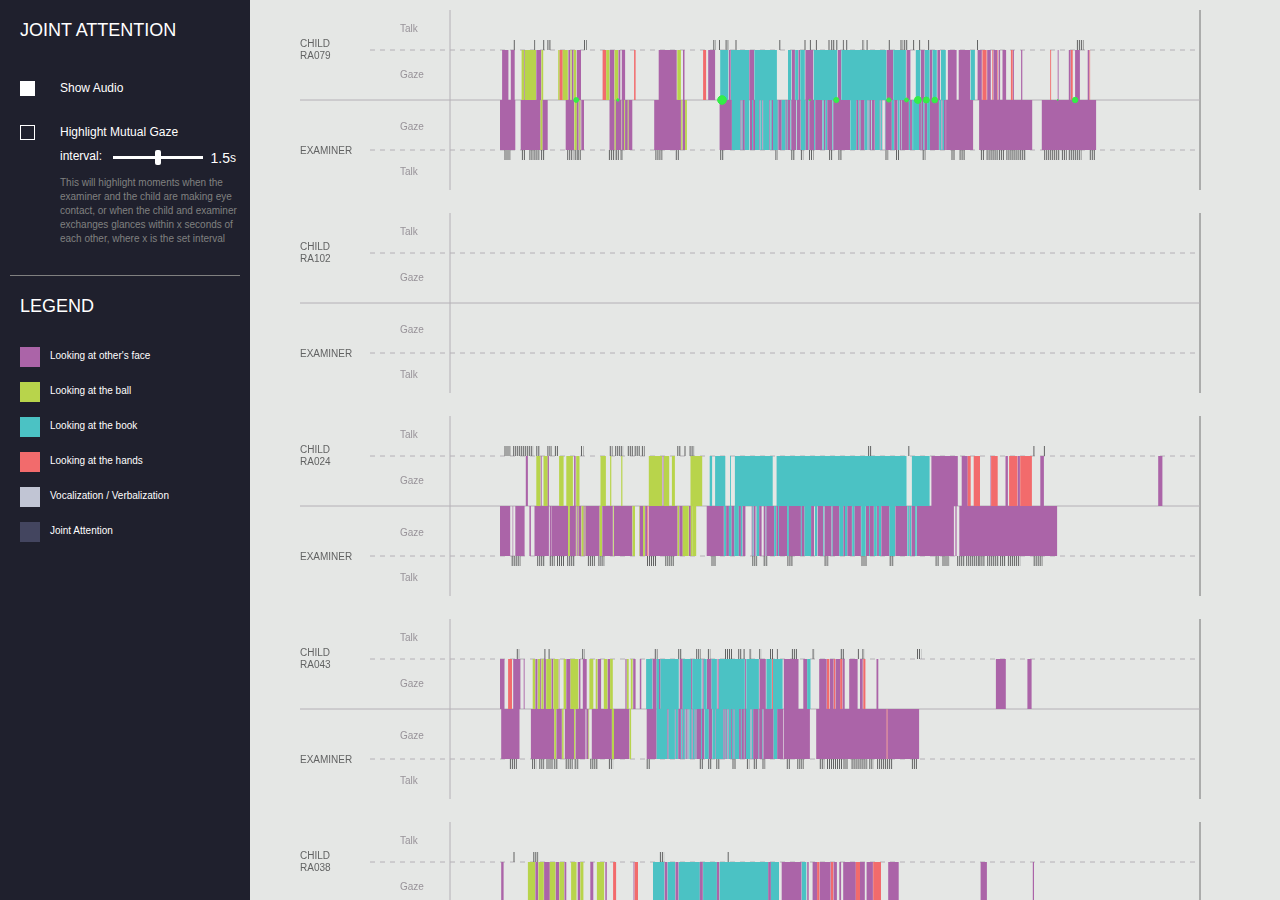
<file: line/index.html>
<!DOCTYPE html>
<meta charset="utf-8">
<head>
<style>
</style>
<link rel="stylesheet" href="css/bootstrap.min.css">
<link rel="stylesheet" href="css/bootstrap-glyphicons.css" >
<link rel="stylesheet" type="text/css" href="css/main.css">
</head>

<body>
<!-- background color E5E7E5 -->
<div class="everythinig">

  <div class="right-bar">
    <div class="visualization">

    </div>
  </div>

  <div class="left-bar">
    <div class="title">
      JOINT ATTENTION <!-- <span id="question" class="glyphicon glyphicon-question-sign"></span> -->
    </div>

    <div class="row">
      <div class="col-xs-3">
        <div class="custom-checkbox">
          <input type="checkbox" value="1" id="audioCheckBox" name="" checked>
          <label for="audioCheckBox"></label>
        </div>
      </div>
      <div class="col-xs-9 checkbox-caption">
        <p>Show Audio</p>
      </div>
    </div>

    <div class="row">
      <div class="col-xs-3">
        <div class="custom-checkbox">
          <input type="checkbox" value="1" id="jointAttentionCheckbox" name="">
          <label for="jointAttentionCheckbox"></label>
        </div>

      </div>
      <div class="col-xs-9 checkbox-caption">
        <p>Highlight Mutual Gaze <!-- <span class="glyphicon glyphicon-question-sign"></span>--></p>

        <div class="row">
          <div class="col-xs-3"><p>interval:</p></div>
          <div class="col-xs-9">
            <form oninput="amount.value=(rangeInput.value/10); ">
              <input type="range" id="rangeInput" name="rangeInput" class="slider" value="15" min="0" max="30" onchange="rangeUpdate(rangeInput.value);"/>
              <output id="rangeOutput" name="amount" class="slider" for="rangeInput">1.5</output>
            </form>
            <p class="slider">s</p>

          </div>
        </div>
        <div>
          <text>This will highlight moments when the examiner and the child are making eye contact, or when the child and examiner exchanges glances within x seconds of each other, where x is the set interval </text>
        </div>
      </div>
    </div>

    <hr noshade>
    <div class="title">
      LEGEND
    </div>

    <div id="legend">
      <div class="each">
        <svg class="legend" width="20px" height="30px" ><rect width="20px" height="20px" fill="#AB64A8"></rect></svg>
        <p class="legend text"> Looking at other's face </p>
      </div>
      <div class="each">
         <svg class="legend" width="20px" height="30px" ><rect width="20px" height="20px" fill="#B8D44B"></rect></svg>
         <p class="legend text"> Looking at the ball </p>
      </div>
      <div class="each">
         <svg class="legend" width="20px" height="30px" ><rect width="20px" height="20px" fill="#4BC2C4"></rect></svg>
         <p class="legend text"> Looking at the book </p>
      </div>
      <div class="each">
         <svg class="legend" width="20px" height="30px" ><rect width="20px" height="20px" fill="#F26B6C"></rect></svg>
         <p class="legend text"> Looking at the hands</p>
      </div>
      <div class="each">
         <svg class="legend" width="20px" height="30px" ><rect width="20px" height="20px" fill="#C1C5D4"></rect></svg>
         <p class="legend text"> Vocalization / Verbalization </p>
      </div>
      <div class="each">
         <svg class="legend" width="20px" height="30px" ><rect width="20px" height="20px" fill="#43455f"></rect></svg>
         <p class="legend text"> Joint Attention </p>
      </div>
    </div>
  </div>
</div>

<script src="javascript/d3.min.js"></script>
<script src="javascript/jquery-2.1.1.min.js"></script>
<script src="javascript/gaze.js"></script>
<script src="javascript/gazeFunctions.js"></script>

</body>
</file>
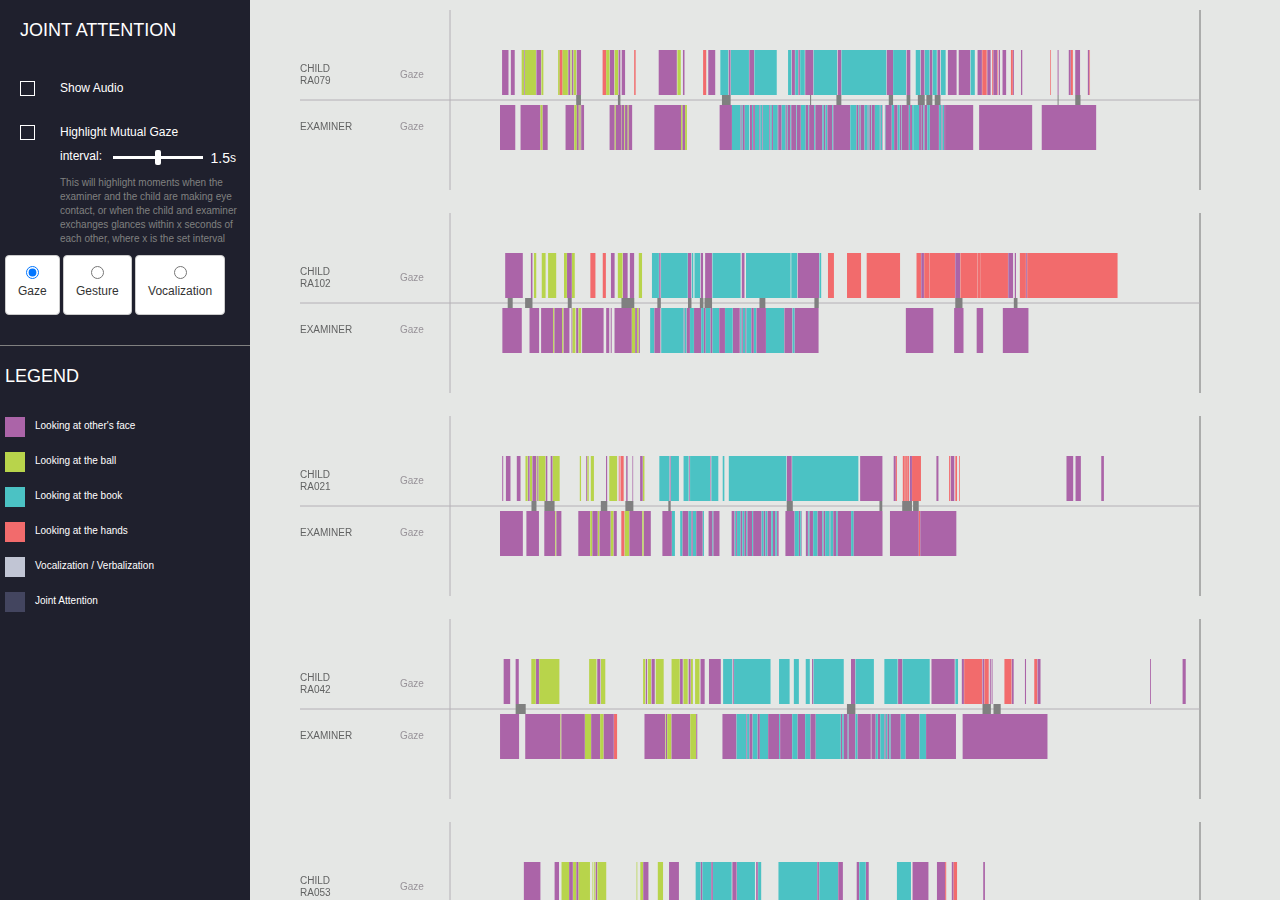
<file: line2/index.html>
<!DOCTYPE html>
<meta charset="utf-8">
<head>
<style>
</style>
<link rel="stylesheet" href="css/bootstrap.min.css">
<link rel="stylesheet" href="css/bootstrap-glyphicons.css" >
<link rel="stylesheet" type="text/css" href="css/main.css">
</head>

<body>
<!-- background color E5E7E5 -->
<div class="everythinig">

  <div class="right-bar">
    <div class="visualization">

    </div>
  </div>

  <div class="left-bar">
    <div class="title">
      JOINT ATTENTION <!-- <span id="question" class="glyphicon glyphicon-question-sign"></span> -->
    </div>

    <div class="row">
      <div class="col-xs-3">
        <div class="custom-checkbox">
          <input type="checkbox" value="1" id="audioCheckBox" name="" >
          <label for="audioCheckBox"></label>
        </div>
      </div>
      <div class="col-xs-9 checkbox-caption">
        <p>Show Audio</p>
      </div>
    </div>

    <div class="row">
      <div class="col-xs-3">
        <div class="custom-checkbox">
          <input type="checkbox" value="1" id="jointAttentionCheckbox" name="">
          <label for="jointAttentionCheckbox"></label>
        </div>

      </div>
      <div class="col-xs-9 checkbox-caption">
        <p>Highlight Mutual Gaze <!-- <span class="glyphicon glyphicon-question-sign"></span>--></p>

        <div class="row">
          <div class="col-xs-3"><p>interval:</p></div>
          <div class="col-xs-9">
            <form oninput="amount.value=(rangeInput.value/10); ">
              <input type="range" id="rangeInput" name="rangeInput" class="slider" value="15" min="0" max="30" onchange="rangeUpdate(rangeInput.value);"/>
              <output id="rangeOutput" name="amount" class="slider" for="rangeInput">1.5</output>
            </form>
            <p class="slider">s</p>

          </div>
        </div>
        <div>
          <text>This will highlight moments when the examiner and the child are making eye contact, or when the child and examiner exchanges glances within x seconds of each other, where x is the set interval </text>
        </div>
      </div>

    <div class="row">
      <div class="radio-buttons">
        <label class="btn btn-default custom">
            <input type="radio" id="selectGaze" name="radio" value="gaze" checked="checked"/><p>Gaze</p>
        </label>
        <label class="btn btn-default custom">
            <input type="radio" id="selectGesture" name="radio" value="gesture"/><p>Gesture</p>
        </label>
        <label class="btn btn-default custom">
            <input type="radio" id="selectVocalization" name="radio" value="vocalization"/><p>Vocalization</p>
        </label>
      </div>
    </div>

    <hr noshade>
    <div class="title">
      LEGEND
    </div>

    <div id="legend">
      <div class="each">
        <svg class="legend" width="20px" height="30px" ><rect width="20px" height="20px" fill="#AB64A8"></rect></svg>
        <p class="legend text"> Looking at other's face </p>
      </div>
      <div class="each">
         <svg class="legend" width="20px" height="30px" ><rect width="20px" height="20px" fill="#B8D44B"></rect></svg>
         <p class="legend text"> Looking at the ball </p>
      </div>
      <div class="each">
         <svg class="legend" width="20px" height="30px" ><rect width="20px" height="20px" fill="#4BC2C4"></rect></svg>
         <p class="legend text"> Looking at the book </p>
      </div>
      <div class="each">
         <svg class="legend" width="20px" height="30px" ><rect width="20px" height="20px" fill="#F26B6C"></rect></svg>
         <p class="legend text"> Looking at the hands</p>
      </div>
      <div class="each">
         <svg class="legend" width="20px" height="30px" ><rect width="20px" height="20px" fill="#C1C5D4"></rect></svg>
         <p class="legend text"> Vocalization / Verbalization </p>
      </div>
      <div class="each">
         <svg class="legend" width="20px" height="30px" ><rect width="20px" height="20px" fill="#43455f"></rect></svg>
         <p class="legend text"> Joint Attention </p>
      </div>
    </div>
  </div>
</div>

<script src="javascript/d3.min.js"></script>
<script src="javascript/jquery-2.1.1.min.js"></script>
<script src="javascript/gaze.js"></script>
<script src="javascript/gazeFunctions.js"></script>
<script src="javascript/fisheye.js"></script>
<script>

//$(".radio-buttons").buttonset();
$("input[name='radio']").on("change", function () {
    this.value
    hideAll()
    if (this.value == "gaze")
    {
      $('.normal').css({"opacity":1});
    }
    else if (this.value == "gesture")
    {
      $('.gesture').css({"opacity":1});
    }
    else //vocalization
    {
      $('.audio').css({"opacity":1});
    }
});



var fisheye = d3.fisheye.circular()
    .radius(200)
    .distortion(2);

svg = d3.select("svg")
rect = d3.selectAll("rect")

svg.on("mousemove", function( evt ) {
  fisheye.focus(d3.mouse(this));
    rect.attr("x1", function(d) { return d.source.fisheye.x; })
        .attr("y1", function(d) { return d.source.fisheye.y; })
        .attr("x2", function(d) { return d.target.fisheye.x; })
        .attr("y2", function(d) { return d.target.fisheye.y; });
});

</script>
</body>
</file>
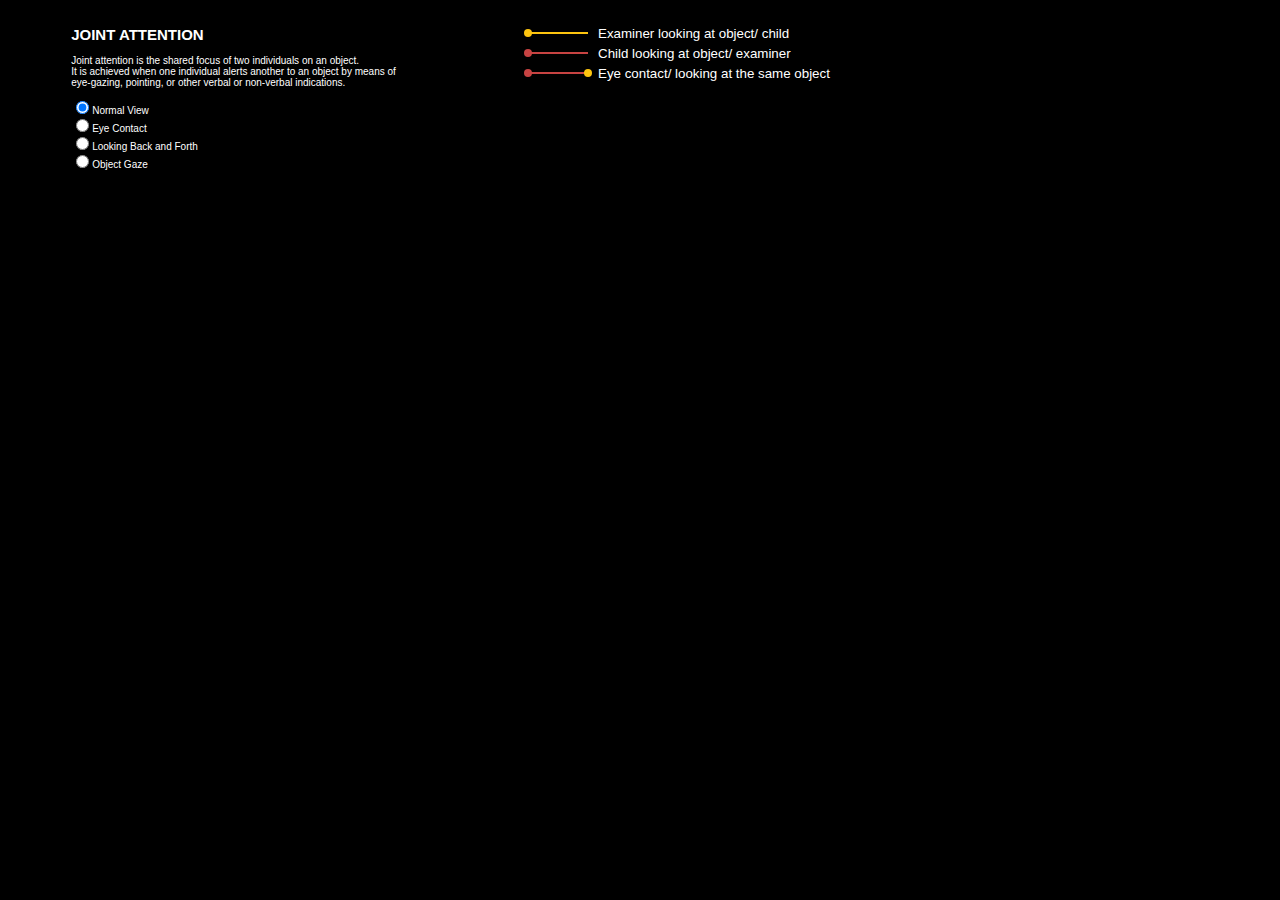
<file: bars/index2.html>
<!DOCTYPE html>
<meta charset="utf-8">
<style>
body {
  font: 10px sans-serif;
  color: white;
  background-color: black;
  font-family: helvetica;
}

div.tooltip {   
  position: absolute;           
  text-align: center;           
  width: 60px;                  
  height: 28px;                 
  padding: 2px;             
  font: 12px sans-serif;        
  background: lightsteelblue;   
  border: 0px;      
  border-radius: 8px;           
  pointer-events: none;         
}

.legend{
  font: 10pt sans-serif;
}
</style>
<body>

<script src="http://d3js.org/d3.v3.js"></script>

<div class="description" style="float:left; margin-left:5%" width="50%">
<h2>JOINT ATTENTION</h2>
<p style="font:14px">Joint attention is the shared focus of two individuals on an object. <br>
  It is achieved when one individual alerts another to an object by means of <br>
  eye-gazing, pointing, or other verbal or non-verbal indications.</p>

<form>
<input type="radio" name="ja" value="normal" id="normal" checked="checked">Normal View<br>
<input type="radio" name="ja" value="eye" id="eye">Eye Contact<br>
<input type="radio" name="ja" value="baf" id="baf">Looking Back and Forth<br>
<input type="radio" name="ja" value="object" id="object">Object Gaze<br>
</form>
</div>

<div class="legend" width="50%" style="margin: 10pt; text-align:center">
  <svg width="50%">
    <line x1="10" y1="20" x2="70" y2="20" stroke-width="2" stroke="#FDC40F"></line>
    <circle cx="10" cy="20" r="4" style="fill: rgb(253, 196, 15);"></circle>
    <text x="80" y="25" fill="white" class="legend">Examiner looking at object/ child</text>

    <line x1="10" y1="40" x2="70" y2="40" stroke-width="2" stroke="#C74342"></line>
    <circle cx="10" cy="40" r="4" style="fill: #C74342;"></circle>
    <text x="80" y="45" fill="white" class="legend">Child looking at object/ examiner</text>

    <line x1="10" y1="60" x2="70" y2="60" stroke-width="2" stroke="#C74342"></line>
    <circle cx="10" cy="60" r="4" style="fill: #C74342;"></circle>
    <circle cx="70" cy="60" r="4" style="fill: rgb(253, 196, 15);"></circle>   
    <text x="80" y="65" fill="white" class="legend">Eye contact/ looking at the same object</text>

  </svg>
</div>

<script src="gazeFunctions.js"></script>
<script src="gaze2.js"></script>

</body>
</file>
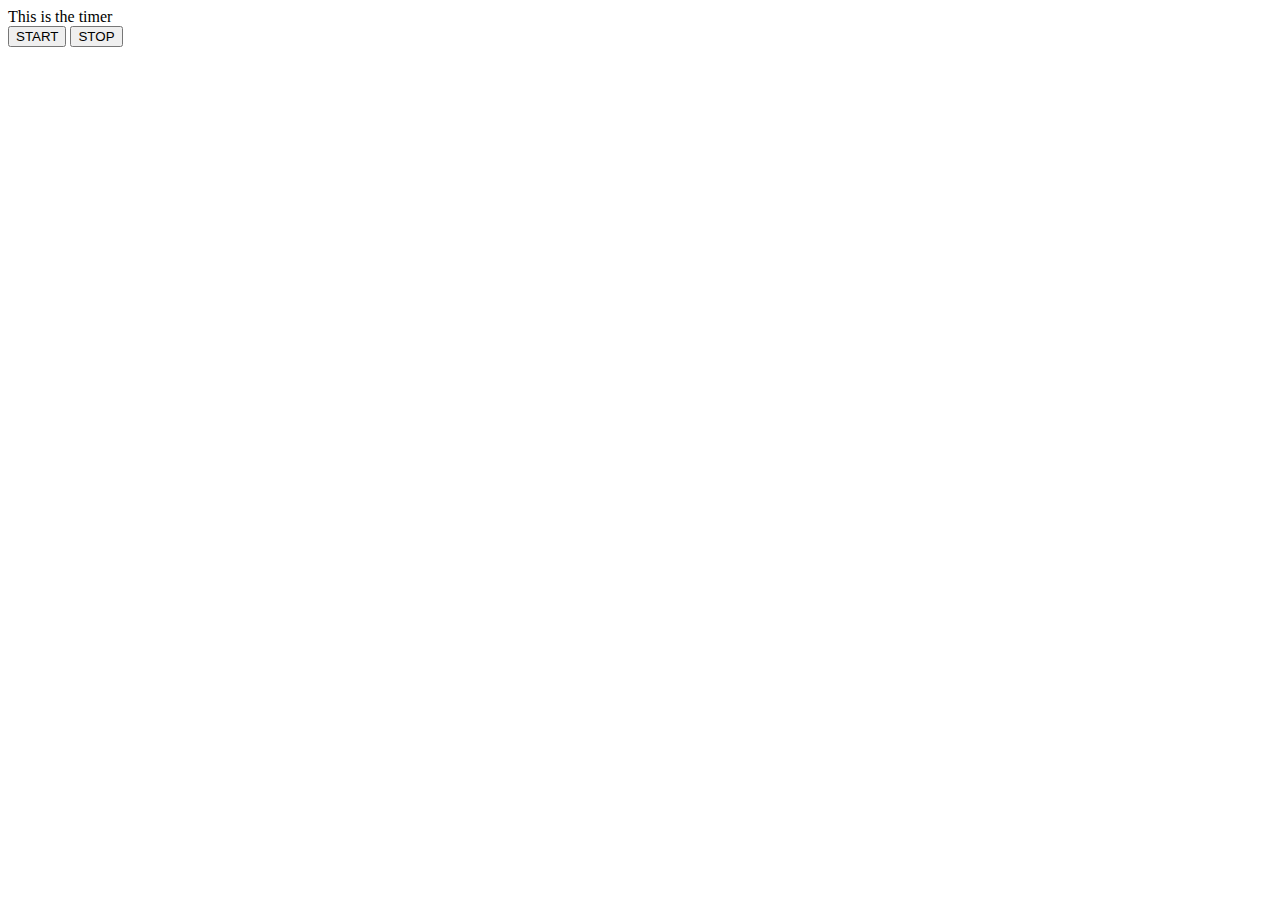
<file: triangle/inde3.html>
<html>
	<!DOCTYPE html>
	<meta charset="utf-8">
	<style>

		.node {
		  stroke: #fff;
		  stroke-width: 1.5px;
		}

		.link {
		  stroke: #999;
		  stroke-opacity: .6;
		}

	</style>
	<body>
		<script src="http://d3js.org/d3.v3.min.js"></script>
		<script>

			var width = 960,
			    height = 500;
			var color = d3.scale.category10();

			var force = d3.layout.force()
			    .charge(0)
			    .chargeDistance(0)
			    .linkDistance(100)
			    .friction(0)
			    .size([width, height]);



			var svg = d3.select("body").append("svg")
			    .attr("width", width)
			    .attr("height", height);

			d3.json("data.json", function(error, graph) {
				  force
				      .nodes(graph.nodes)
				      .links(graph.links)
				      .start();

				  var link = svg.selectAll(".link")
				      .data(graph.links)
				      .enter().append("line")
				      .attr("class", "link")
				      .style("stroke-width", function(d) { return Math.sqrt(d.value); });


				  var node = svg.selectAll(".node")
				      .data(graph.nodes)
				    .enter().append("circle")
				      .attr("class", "node")
				      .attr("r", 20)
				      .style("fill", function(d) { return color(d.group); })
				      .call(force.drag);

				  node.append("title")
				      .text(function(d) { return d.name; });

				  tick = 0
				  prev = 0
				  force.on("tick", function() {
				  	var d = new Date();
					var n = d.getTime();
					
					var digits = n.toString().slice(-3).slice(0,1)

				    link.attr("x1", function(d) { return d.source.x; })
				        .attr("y1", function(d) { return d.source.y; })
				        .attr("x2", function(d) { return d.target.x; })
				        .attr("y2", function(d) { return d.target.y; })
				        .style("stroke", function(d) 
				        	{  
				        		if (d.color[tick] == 1)
				        			return "red";
				        		else
				        			return "#999";

				        	} )
				        .style("stroke-width", function(d) { return d.sequence[tick]; } );

				    node.attr("cx", function(d) { return d.x; })
				        .attr("cy", function(d) { return d.y; });

				  var timer = d3.select("body").select("#timer")
				      .attr("class", "timer")
				      .text("Time passed: " + tick);

				  document.getElementById("start").onclick = function() {console.log("hello"); force.resume(); };
				  document.getElementById("stop").onclick = function() {console.log("hello2"); force.stop(); };

				    // svg.selectAll(".link").style("stroke-width", function(d) {return d.sequence[0] })
				    force.resume()
				    if (digits != prev){
				    	tick += 1;
				    	prev = digits;				    	
				    }

				  });
			});

		</script>
		<div id="visualization"></div>
		<div id="timer"> This is the timer</div>
		<button id="start">START</button>
		<button id="stop">STOP</button>
	</body>
</html>
</file>
<file: line/css/main.css>
body {
  background-color: #E5E7E5;
  font: 14px "Lucida Grande", Helvetica, Arial, sans-serif;
  margin:0;
  padding:0;
  height: auto;
}

p {
	 font: 12px "Lucida Grande", Helvetica, Arial, sans-serif;
}

p.slider {
	margin-top: 2px;
}
input[type=checkbox] {
	visibility: hidden;
}

input[type=range] {
    -webkit-appearance: none;
    margin-top: 7px;
    height: 3px;
    width:90px;
}

hr {
    display: block;
    margin-left: 10px;
    margin-right: 10px;
    border-style: inset;
    border: none;
    height: 1px;
    border-color: #B9B9B9;
}

#legend{
	margin-left: 15px;
}

.legend {
	float: left;
}

.legend.text{
	font: 10px Helvetica, Arial, sans-serif;
	margin-top: 2.5px;
	margin-left: 10px;
}

text {
 font: 10px Helvetica, Arial, sans-serif;
 color: grey;
}


input[type=range]::-webkit-slider-thumb {
    -webkit-appearance: none;
    background-color: white;
    width: 6px;
    height: 15px;
   -moz-border-radius:    2px;
   -webkit-border-radius: 2px;
   border-radius:         2px;
}

#rangeOutput {
	margin-top: -8px;
	margin-left: 8px;
	color: white;
}

.each {
	height: 30px;
	margin: 5px;
}
.slider {
	float: left;
}
.left-bar {
	font: 12px Helvetica, Arial, sans-serif;
}

.title {
	margin-left: 20px;
	margin-top: 20px;
	margin-bottom: 30px;
}

.glyphicon {
	font-size: 14px;
}

.checkbox-caption {
	margin-top: 10px;
	margin-bottom: 10px;
	margin-left: -10px;
}

.custom-checkbox {
	width: 20px;
	margin-top: 10px;
	margin-bottom: 10px;
	margin-left: 20px;
	position: relative;
}

.custom-checkbox label {
	cursor: pointer;
	position: absolute;
	width: 15px;
	height: 15px;
	top: 0;
  	left: 0;
	background: #1F202D;
	border:1px solid white;
}
.custom-checkbox label:after {
	opacity: 0;
	content: '';
	position: absolute;
	width: 14px;
	height: 14px;
	border:1px solid white;
	background: transparent;
	background: white;
	border-top: none;
	border-right: none;

}

.custom-checkbox label:hover::after {
	opacity: 0.5;
}

.custom-checkbox input[type=checkbox]:checked + label:after {
	opacity: 1;
}

.left-bar {
  background-color: #1F202D;
  position: absolute;
  top: 0;
  bottom: 0;
  left: 0;
  width: 250px;
  height: 100%;
  color: white;
  overflow: hidden;
}

.right-bar {
  position: fixed;
  top: 0;
  left: 250px;
  right: 0;
  bottom: 0;
  overflow: auto;
}

.title {
  font-size: 18px;
}
</file>
<file: line2/css/main.css>
body {
  background-color: #E5E7E5;
  font: 14px "Lucida Grande", Helvetica, Arial, sans-serif;
  margin:0;
  padding:0;
  height: auto;
}

p {
	 font: 12px "Lucida Grande", Helvetica, Arial, sans-serif;
}

p.slider {
	margin-top: 2px;
}
input[type=checkbox] {
	visibility: hidden;
}

input[type=range] {
    -webkit-appearance: none;
    margin-top: 7px;
    height: 3px;
    width:90px;
}

hr {
    display: block;
    margin-left: 10px;
    margin-right: 10px;
    border-style: inset;
    border: none;
    height: 1px;
    border-color: #B9B9B9;
}

#legend{
	margin-left: 15px;
}

.legend {
	float: left;
}

.legend.text{
	font: 10px Helvetica, Arial, sans-serif;
	margin-top: 2.5px;
	margin-left: 10px;
}

text {
 font: 10px Helvetica, Arial, sans-serif;
 color: grey;
}


input[type=range]::-webkit-slider-thumb {
    -webkit-appearance: none;
    background-color: white;
    width: 6px;
    height: 15px;
   -moz-border-radius:    2px;
   -webkit-border-radius: 2px;
   border-radius:         2px;
}

#rangeOutput {
	margin-top: -8px;
	margin-left: 8px;
	color: white;
}

.each {
	height: 30px;
	margin: 5px;
}
.slider {
	float: left;
}
.left-bar {
	font: 12px Helvetica, Arial, sans-serif;
}

.title {
	margin-left: 20px;
	margin-top: 20px;
	margin-bottom: 30px;
}

.glyphicon {
	font-size: 14px;
}

.checkbox-caption {
	margin-top: 10px;
	margin-bottom: 10px;
	margin-left: -10px;
}

.radio-buttons {
	margin-top: 10px;
	margin-bottom: 10px;
	margin-left: 35px;
	position: relative;
}
.custom-checkbox {
	width: 20px;
	margin-top: 10px;
	margin-bottom: 10px;
	margin-left: 20px;
	position: relative;
}

.custom-checkbox label {
	cursor: pointer;
	position: absolute;
	width: 15px;
	height: 15px;
	top: 0;
  	left: 0;
	background: #1F202D;
	border:1px solid white;
}
.custom-checkbox label:after {
	opacity: 0;
	content: '';
	position: absolute;
	width: 14px;
	height: 14px;
	border:1px solid white;
	background: transparent;
	background: white;
	border-top: none;
	border-right: none;

}

.custom-checkbox label:hover::after {
	opacity: 0.5;
}

.custom-checkbox input[type=checkbox]:checked + label:after {
	opacity: 1;
}

.left-bar {
  background-color: #1F202D;
  position: absolute;
  top: 0;
  bottom: 0;
  left: 0;
  width: 250px;
  height: 100%;
  color: white;
  overflow: hidden;
}

.right-bar {
  position: fixed;
  top: 0;
  left: 250px;
  right: 0;
  bottom: 0;
  overflow: auto;
}

.title {
  font-size: 18px;
}
</file>
